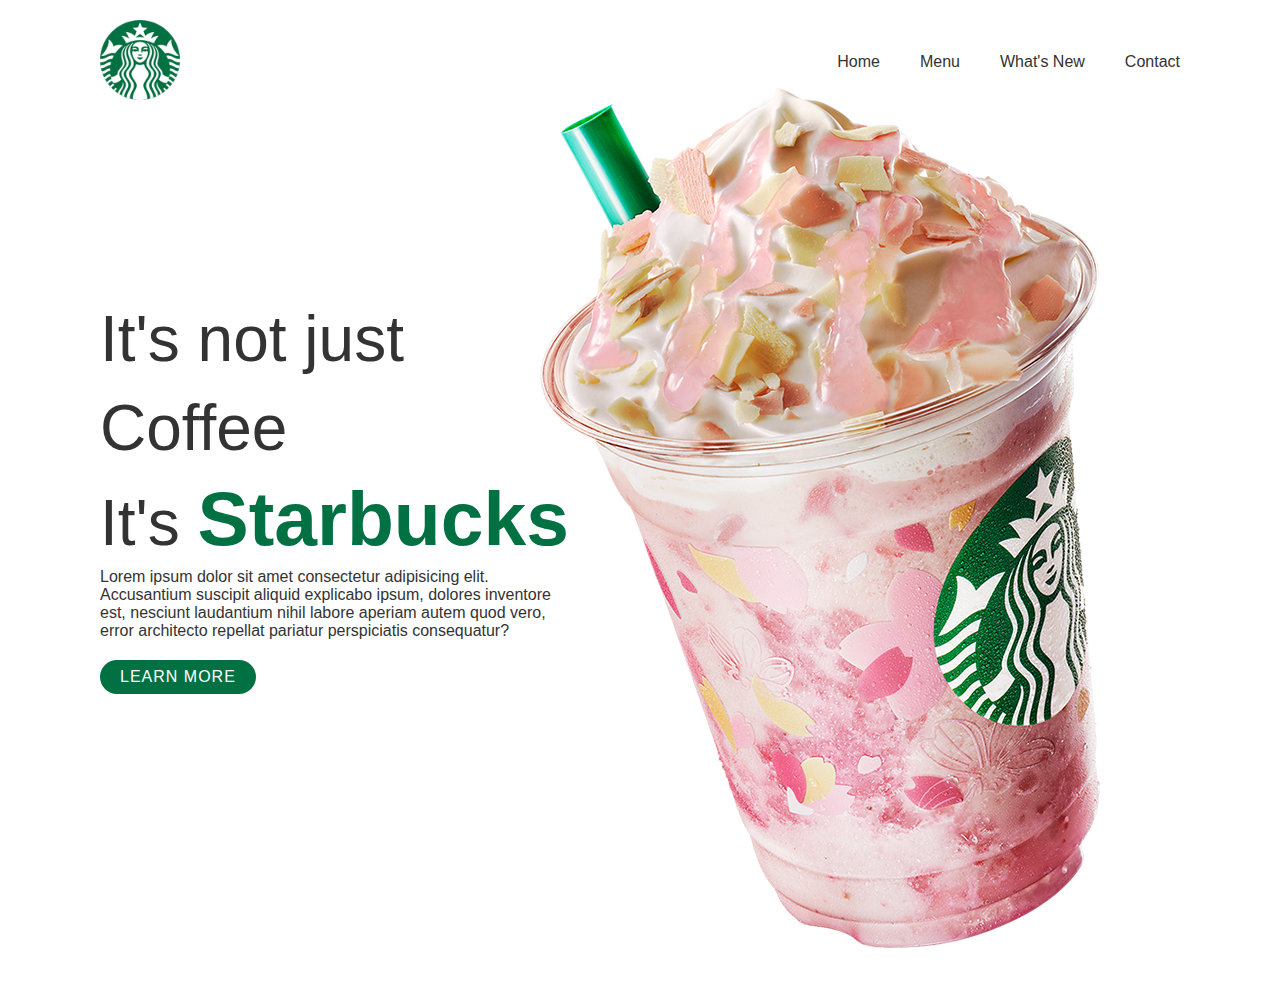
<file: Starbucks Landing/index.html>
<!DOCTYPE html>
<html lang="en">
<head>
    <meta charset="UTF-8">
    <meta http-equiv="X-UA-Compatible" content="IE=edge">
    <meta name="viewport" content="width=device-width, initial-scale=1.0">
    <title>Starbucks</title>
    <link rel="stylesheet" href="./assets/css/style.css">
</head>
<body>
    <section>
        <div class=></div>
        <header>
            <a href="#"><img src="./assets/img/logo.png" class="logo"></a>
            <ul>
                <li><a href="#">Home</a></li>
                <li><a href="#">Menu</a></li>
                <li><a href="#">What's New</a></li>
                <li><a href="#">Contact</a></li>
            </ul>
        </header>
    
        <div class="content">
            <div class="text">
                <h2>It's not just Coffee<br>It's <span>Starbucks</span></h2>
                <p>Lorem ipsum dolor sit amet consectetur adipisicing elit. Accusantium suscipit aliquid explicabo ipsum, dolores inventore est, nesciunt laudantium nihil labore aperiam autem quod vero, error architecto repellat pariatur perspiciatis consequatur?</p>
                <a href="#">LEARN MORE</a>
            </div>
        

            <div class="imgBox">
                <img src="./assets/img/img2.png" class="starbucks">
            </div>
        </div>        
    </section>
    <div class="redes-sociais">
        <ul>
            <li>
                <a href="#">
                    <img src="./assets/img/facebook.png" alt="">
                </a>
            </li>
            <li>
                <a href="#">
                    <img src="./assets/img/twitter.png" alt="">
                </a>
            </li>
            <li>
                <a href="#">
                    <img src="./assets/img/instagram.png" alt="">
                </a>
            </li>
        </ul>
    </div>


    
</body>
</html>
</file>
<file: Starbucks Landing/assets/css/style.css>
* {
    margin: 0;
    padding: 0;
    box-sizing: border-box;
    font-family: 'Poppins', sans-serif;
}

section {
    position: relative;
    width: 100%;
    min-height: 20vh;
    padding: 20px 100px;
    display: flex;
    justify-content: space-between;
    align-items: center;
    background: #fff;
}
header {
    position: absolute;
    top: 0;
    left: 0;
    width: 100%;
    padding: 20px 100px;
    display: flex;
    justify-content: space-between;
    align-items: center;
}
header .logo{
    position: relative;
    max-width: 80px;
}
header ul {
    position: relative;
    display: flex;
}
header ul li {
    list-style: none;
}
header ul li a {
    display: inline-block;
    color: #333;
    font-weight: 400;
    margin-left: 40px;
    text-decoration: none;
}

.content {
    position:relative;
    width: 100%;
    display: flex;
    justify-content: space-between;
    align-items: center;
}
.content .text {
    position: relative;
    max-width: 600px;
}
.content .text h2 {
    color: #333;
    font-size: 4em;
    line-height: 1.4em;
    font-weight: 500;
}
.content .text h2 span{
    color: #017143;
    font-size: 1.2em;
    font-weight: 900;
}
.content .text p {
    color:#333;
}
.content .text a {
    display: inline-block;
    margin-top: 20px;
    padding: 8px 20px;
    background: #017143;
    color: #fff;
    text-decoration: none;
    border-radius: 40px;
    font-weight: 500;
    letter-spacing: 1px;
}
.content .imgBox {
    width: 600px;
    display: flex;
    justify-content: flex-end;
    padding-right: 50px;
    margin-top: 50px;
}
.content.imgBox img {
    max-width: 340px;
}
.redes-sociais {
    position: absolute;
    top:50%;
    right: 30px;
    transform: translateY(-50%);
    display: flex;
    justify-content: center;
    align-items: center;
    flex-direction: column;
}
.redes-sociais li {
    list-style: none;
}
.redes-sociais li a {
    display: inline-block;
    margin: 5px 0;
    transform: scale(0.6);
    filter: invert();
}
.circle {
    position: absolute;
    top: 0;
    left: 0;
    width: 100%;
    height: 100%;
    background-color: #017143;
    clip-path: circle(600px at right 800px);
}
</file>
